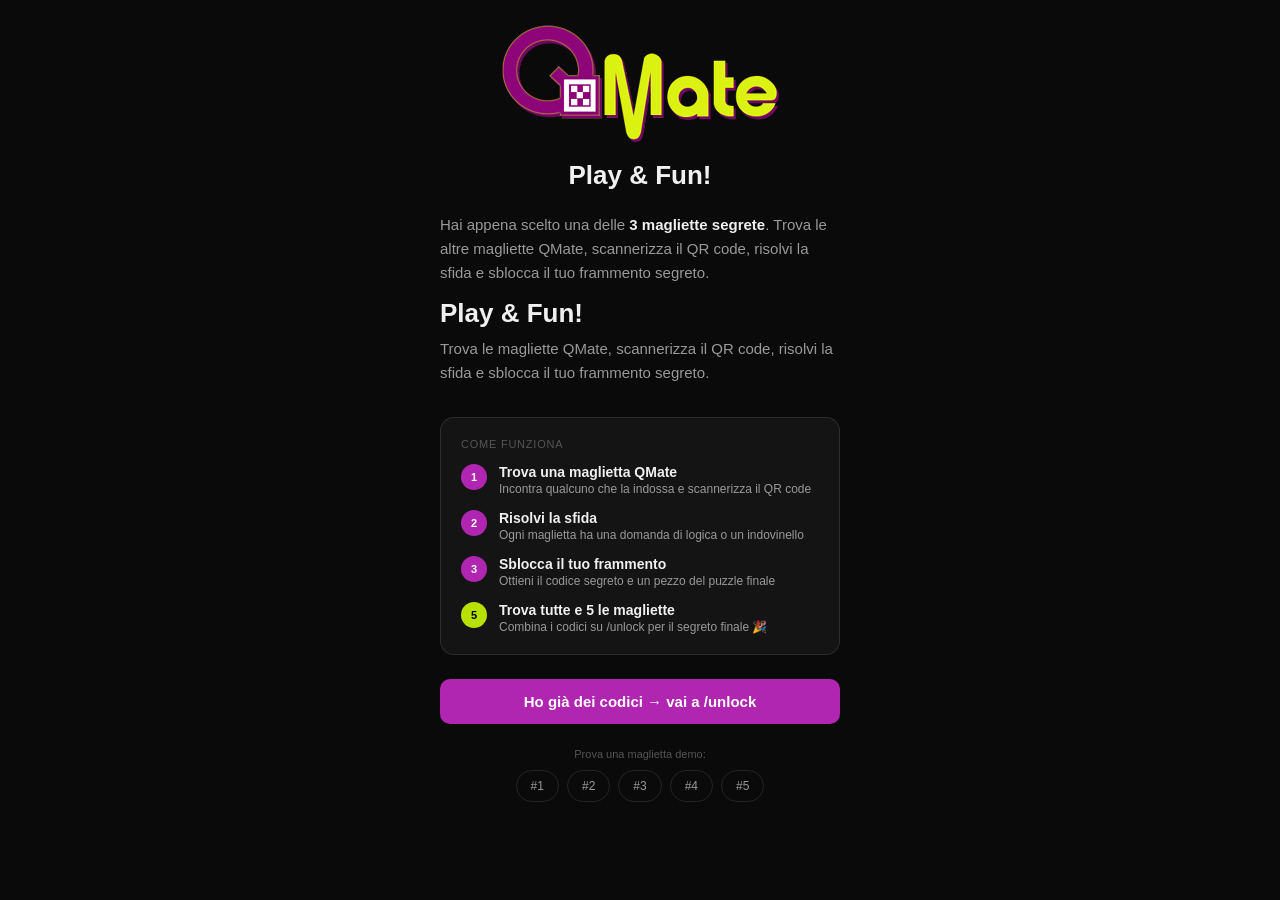
<file: index.html>
<!DOCTYPE html>
<html lang="it">
<head>
  <meta charset="UTF-8">
  <meta name="viewport" content="width=device-width, initial-scale=1.0">
  <title>QMate — Play & Fun!</title>
  <link rel="stylesheet" href="assets/css/qmate.css">
</head>
<body>
<div class="page">

  <div class="header">
  <img src="assets/img/qmate-logo.png" width="280px" style="margin: 0 auto;"/>
  </div>

  <h1 style="font-size:26px; font-weight:700; margin-bottom:22px; line-height:1.2; text-align:center">
    Play &amp; Fun!
  </h1>
  <p style="font-size:15px; color:var(--text2); line-height:1.6; margin-bottom:0.8rem;">
    Hai appena scelto una delle <strong style="color:var(--text)">3 magliette segrete</strong>. Trova le altre magliette QMate, scannerizza il QR code, risolvi la sfida e sblocca il tuo frammento segreto.
  </p>

  <!-- VERSIONE CON PARAMETRO ?t=N (da QR code maglietta) -->
  <div id="view-tshirt" style="display:none;">
    <div class="badge-row">
      <span class="badge badge-num" id="tshirt-badge">Maglietta #?</span>
      <span class="badge badge-type">hai trovato una maglietta!</span>
    </div>

    <!-- <h1 style="font-size:22px; font-weight:700; margin-bottom:10px; line-height:1.3;">
      Benvenuto/a in QMate!
    </h1>
    <p style="font-size:15px; color:var(--text2); line-height:1.7; margin-bottom:1.75rem;">
      Hai appena trovato una delle <strong style="color:var(--text)">5 magliette segrete</strong>. Rispondi alla sfida, sblocca il tuo frammento di codice e il codice segreto. Poi vai su <span style="color:var(--purple)">qmate.fun/unlock</span> con tutti e 5 i codici per scoprire il segreto finale!
    </p> -->

    <div style="background:var(--bg2); border:0.5px solid var(--border); border-radius:var(--radius-lg); padding:1.25rem; margin-bottom:1.5rem;">
      <div style="font-size:11px; color:var(--text3); text-transform:uppercase; letter-spacing:0.07em; margin-bottom:14px;">Come funziona</div>
      <div style="display:flex; flex-direction:column; gap:14px;">
        <div style="display:flex; align-items:flex-start; gap:12px;">
          <div style="width:26px; height:26px; border-radius:50%; background:var(--purple); display:flex; align-items:center; justify-content:center; color:#fff; font-size:11px; font-weight:700; flex-shrink:0;">1</div>
          <div>
            <div style="font-size:14px; font-weight:600;">Risolvi la sfida</div>
            <div style="font-size:12px; color:var(--text2); margin-top:2px;">Una domanda di logica o di coding facile — puoi farcela!</div>
          </div>
        </div>
        <div style="display:flex; align-items:flex-start; gap:12px;">
          <div style="width:26px; height:26px; border-radius:50%; background:var(--purple); display:flex; align-items:center; justify-content:center; color:#fff; font-size:11px; font-weight:700; flex-shrink:0;">2</div>
          <div>
            <div style="font-size:14px; font-weight:600;">Ottieni il codice segreto</div>
            <div style="font-size:12px; color:var(--text2); margin-top:2px;">Se rispondi giusto sblocchi il codice e un pezzo del puzzle</div>
          </div>
        </div>
        <div style="display:flex; align-items:flex-start; gap:12px;">
          <div style="width:26px; height:26px; border-radius:50%; background:var(--lime); display:flex; align-items:center; justify-content:center; color:#000; font-size:11px; font-weight:700; flex-shrink:0;">5</div>
          <div>
            <div style="font-size:14px; font-weight:600;">Trova tutte e 5 le magliette</div>
            <div style="font-size:12px; color:var(--text2); margin-top:2px;">Inserisci tutti i codici su /unlock per il segreto finale 🎉</div>
          </div>
        </div>
      </div>
    </div>

    <button class="btn" id="start-btn" onclick="startGame()">Iniziamo! →</button>

    <div style="text-align:center; font-size:12px; color:var(--text3); margin-top:10px;">
      Hai già dei codici?
      <a href="unlock/index.html" style="color:var(--purple);">Vai a /unlock</a>
    </div>
  </div>

  <!-- VERSIONE HOMEPAGE NORMALE (senza parametro) -->
  <div id="view-home" style="display:none;">
    <h1 style="font-size:26px; font-weight:700; margin-bottom:8px; line-height:1.2;">
      Play &amp; Fun!
    </h1>
    <p style="font-size:15px; color:var(--text2); line-height:1.6; margin-bottom:2rem;">
      Trova le magliette QMate, scannerizza il QR code, risolvi la sfida e sblocca il tuo frammento segreto.
    </p>

    <div style="background:var(--bg2); border:0.5px solid var(--border); border-radius:var(--radius-lg); padding:1.25rem; margin-bottom:1.5rem;">
      <div style="font-size:11px; color:var(--text3); text-transform:uppercase; letter-spacing:0.07em; margin-bottom:14px;">Come funziona</div>
      <div style="display:flex; flex-direction:column; gap:14px;">
        <div style="display:flex; align-items:flex-start; gap:12px;">
          <div style="width:26px; height:26px; border-radius:50%; background:var(--purple); display:flex; align-items:center; justify-content:center; color:#fff; font-size:11px; font-weight:700; flex-shrink:0;">1</div>
          <div>
            <div style="font-size:14px; font-weight:600;">Trova una maglietta QMate</div>
            <div style="font-size:12px; color:var(--text2); margin-top:2px;">Incontra qualcuno che la indossa e scannerizza il QR code</div>
          </div>
        </div>
        <div style="display:flex; align-items:flex-start; gap:12px;">
          <div style="width:26px; height:26px; border-radius:50%; background:var(--purple); display:flex; align-items:center; justify-content:center; color:#fff; font-size:11px; font-weight:700; flex-shrink:0;">2</div>
          <div>
            <div style="font-size:14px; font-weight:600;">Risolvi la sfida</div>
            <div style="font-size:12px; color:var(--text2); margin-top:2px;">Ogni maglietta ha una domanda di logica o un indovinello</div>
          </div>
        </div>
        <div style="display:flex; align-items:flex-start; gap:12px;">
          <div style="width:26px; height:26px; border-radius:50%; background:var(--purple); display:flex; align-items:center; justify-content:center; color:#fff; font-size:11px; font-weight:700; flex-shrink:0;">3</div>
          <div>
            <div style="font-size:14px; font-weight:600;">Sblocca il tuo frammento</div>
            <div style="font-size:12px; color:var(--text2); margin-top:2px;">Ottieni il codice segreto e un pezzo del puzzle finale</div>
          </div>
        </div>
        <div style="display:flex; align-items:flex-start; gap:12px;">
          <div style="width:26px; height:26px; border-radius:50%; background:var(--lime); display:flex; align-items:center; justify-content:center; color:#000; font-size:11px; font-weight:700; flex-shrink:0;">5</div>
          <div>
            <div style="font-size:14px; font-weight:600;">Trova tutte e 5 le magliette</div>
            <div style="font-size:12px; color:var(--text2); margin-top:2px;">Combina i codici su /unlock per il segreto finale 🎉</div>
          </div>
        </div>
      </div>
    </div>

    <a href="unlock/index.html" class="btn" style="display:block; text-align:center; text-decoration:none; padding:14px;">
      Ho già dei codici → vai a /unlock
    </a>

    <div style="text-align:center; margin-top:1.5rem;">
      <div style="font-size:11px; color:var(--text3); margin-bottom:10px;">Prova una maglietta demo:</div>
      <div style="display:flex; justify-content:center; gap:8px; flex-wrap:wrap;">
        <a href="?t=1" style="padding:8px 14px; border:0.5px solid var(--border); border-radius:20px; font-size:12px; color:var(--text2); text-decoration:none;">#1</a>
        <a href="?t=2" style="padding:8px 14px; border:0.5px solid var(--border); border-radius:20px; font-size:12px; color:var(--text2); text-decoration:none;">#2</a>
        <a href="?t=3" style="padding:8px 14px; border:0.5px solid var(--border); border-radius:20px; font-size:12px; color:var(--text2); text-decoration:none;">#3</a>
        <a href="?t=4" style="padding:8px 14px; border:0.5px solid var(--border); border-radius:20px; font-size:12px; color:var(--text2); text-decoration:none;">#4</a>
        <a href="?t=5" style="padding:8px 14px; border:0.5px solid var(--border); border-radius:20px; font-size:12px; color:var(--text2); text-decoration:none;">#5</a>
      </div>
    </div>
  </div>

</div>

<script>
  const params = new URLSearchParams(window.location.search);
  const t = parseInt(params.get('t'));

  if (t >= 1 && t <= 5) {
    // Arrivato da QR code maglietta
    document.getElementById('view-tshirt').style.display = 'block';
    document.getElementById('tshirt-badge').textContent = 'Maglietta #' + t + ' / 5';
  } else {
    // Homepage normale
    document.getElementById('view-home').style.display = 'block';
  }

  function startGame() {
    window.location.href = 't/' + t + '.html';
  }
</script>
</body>
</html>
</file>
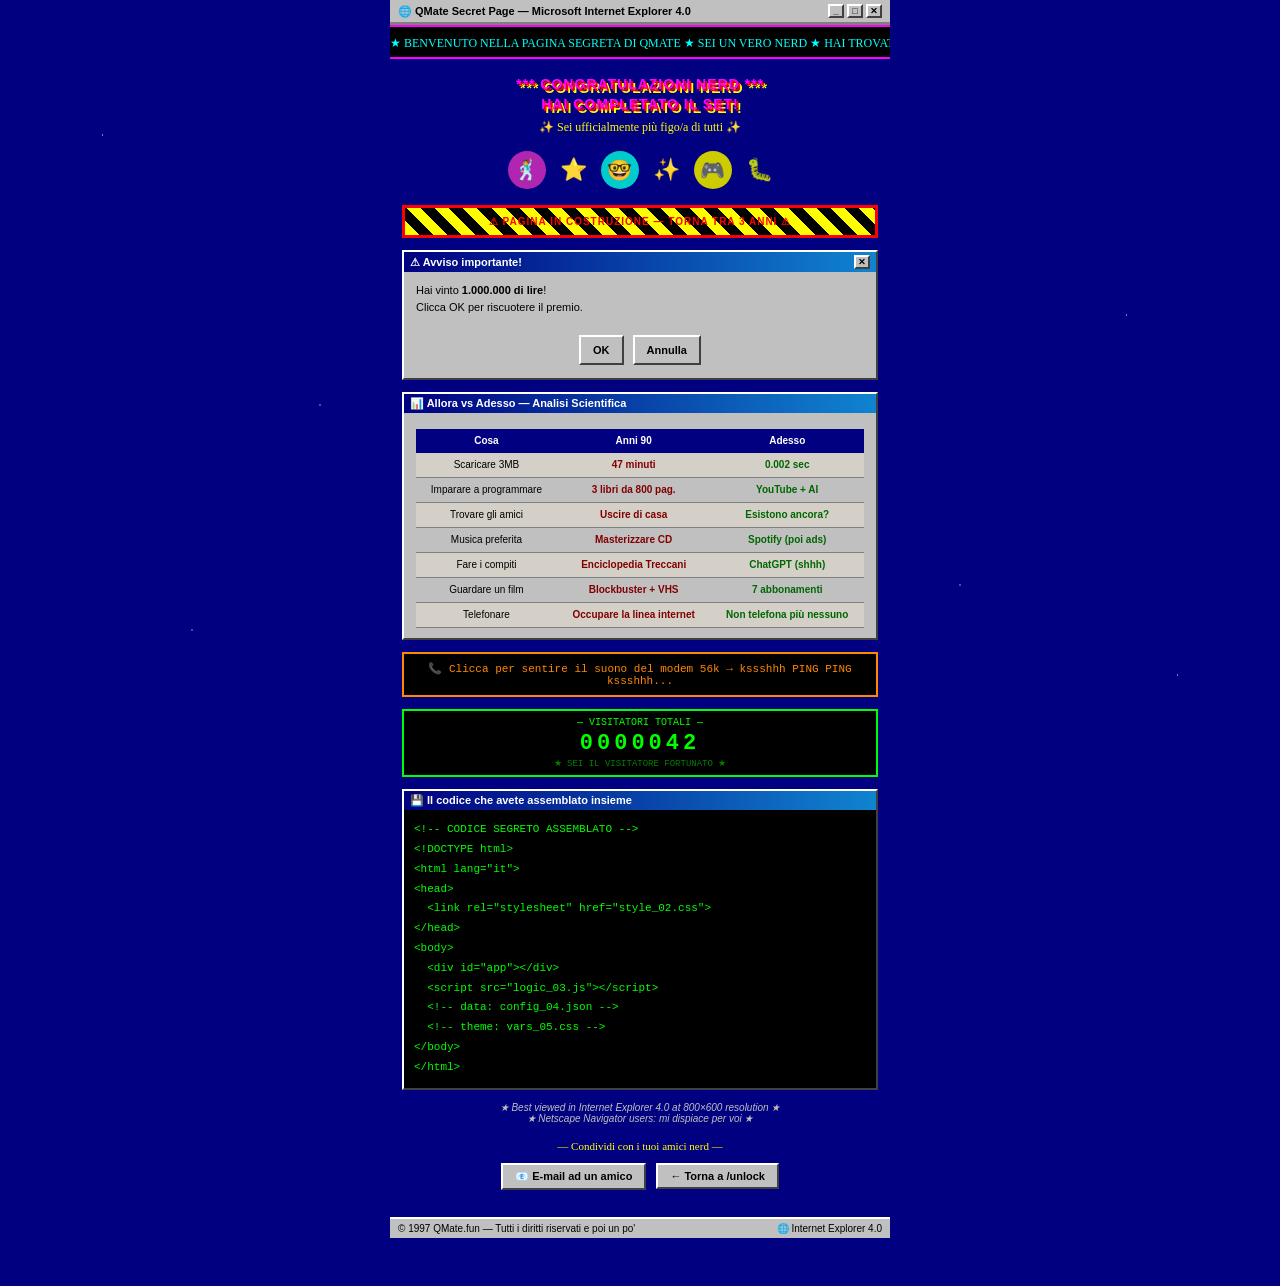
<file: secret/index.html>
<!DOCTYPE html>
<html lang="it">
<head>
  <meta charset="UTF-8">
  <meta name="viewport" content="width=device-width, initial-scale=1.0">
  <title>QMate — PAGINA SEGRETA ★</title>
  <style>
    * { box-sizing: border-box; margin: 0; padding: 0; }
    body {
      background: #000080;
      color: #ffff00;
      font-family: 'Comic Sans MS', 'Chalkboard SE', cursive;
      min-height: 100vh;
    }
    .stars {
      position: fixed; top: 0; left: 0; width: 100%; height: 100%;
      background-image:
        radial-gradient(1px 1px at 8% 15%, #fff 0%, transparent 100%),
        radial-gradient(1px 1px at 25% 45%, #fff 0%, transparent 100%),
        radial-gradient(1px 1px at 55% 10%, #fff 0%, transparent 100%),
        radial-gradient(1px 1px at 75% 65%, #fff 0%, transparent 100%),
        radial-gradient(1px 1px at 45% 80%, #fff 0%, transparent 100%),
        radial-gradient(1px 1px at 88% 35%, #fff 0%, transparent 100%),
        radial-gradient(1px 1px at 15% 70%, #fff 0%, transparent 100%),
        radial-gradient(1px 1px at 65% 30%, #fff 0%, transparent 100%),
        radial-gradient(1px 1px at 92% 75%, #fff 0%, transparent 100%),
        radial-gradient(1px 1px at 35% 25%, #fff 0%, transparent 100%);
      pointer-events: none; z-index: 0;
    }
    .wrap { position: relative; z-index: 1; max-width: 500px; margin: 0 auto; padding: 0 0 3rem; }

    /* Top bar Windows 95 */
    .topbar {
      background: #c0c0c0;
      border-bottom: 3px solid #808080;
      padding: 4px 8px;
      display: flex; align-items: center; justify-content: space-between;
      font-family: Arial, sans-serif; font-size: 11px; color: #000;
    }
    .topbar-title { font-weight: bold; }
    .winbtns { display: flex; gap: 3px; }
    .wbtn {
      width: 16px; height: 14px; background: #c0c0c0;
      border-top: 2px solid #fff; border-left: 2px solid #fff;
      border-right: 2px solid #404040; border-bottom: 2px solid #404040;
      font-size: 9px; display: flex; align-items: center; justify-content: center;
      cursor: pointer; color: #000; font-weight: bold;
    }

    /* Marquee */
    .marquee-bar {
      background: #000; border-top: 2px solid #ff00ff; border-bottom: 2px solid #ff00ff;
      padding: 6px 0; overflow: hidden; white-space: nowrap;
    }
    .marquee-inner {
      display: inline-block;
      animation: marquee 20s linear infinite;
      font-size: 12px; color: #00ffff;
    }
    @keyframes marquee { from { transform: translateX(100vw); } to { transform: translateX(-100%); } }

    .main { padding: 1rem 0.75rem; }

    /* Titolo lampeggiante */
    .blink-title {
      text-align: center; font-size: 14px;
      color: #ff00ff; font-family: Arial Black, sans-serif; font-weight: 900;
      text-shadow: 2px 2px #ff0000, 4px 4px #ffff00;
      animation: blink 0.9s step-end infinite;
      margin-bottom: 6px; line-height: 1.4; letter-spacing: 1px;
    }
    @keyframes blink { 50% { opacity: 0; } }

    .rainbow {
      text-align: center; font-size: 12px; margin-bottom: 1rem;
      animation: rainbow 2s linear infinite;
    }
    @keyframes rainbow {
      0%{color:#ff0000} 16%{color:#ff8800} 33%{color:#ffff00}
      50%{color:#00ff00} 66%{color:#00ffff} 83%{color:#ff00ff} 100%{color:#ff0000}
    }

    /* Gif animate simulate */
    .gif-row {
      display: flex; justify-content: center; align-items: center;
      gap: 14px; margin-bottom: 1rem;
    }
    .dancer {
      width: 38px; height: 38px; border-radius: 50%;
      display: flex; align-items: center; justify-content: center; font-size: 20px;
      animation: dance 0.4s ease-in-out infinite alternate;
    }
    @keyframes dance {
      from { transform: translateY(0) rotate(-10deg); }
      to   { transform: translateY(-10px) rotate(10deg); }
    }
    .spin  { display: inline-block; font-size: 22px; animation: spin 1s linear infinite; }
    @keyframes spin { to { transform: rotate(360deg); } }
    .wobble { display: inline-block; font-size: 22px; animation: wobble 0.5s ease-in-out infinite alternate; }
    @keyframes wobble { from { transform: scaleX(1); } to { transform: scaleX(-1); } }

    /* Costruzione */
    .construction {
      text-align: center; padding: 8px;
      background: repeating-linear-gradient(45deg,#ffff00,#ffff00 10px,#000 10px,#000 20px);
      font-family: Arial Black, sans-serif; font-size: 10px; font-weight: 900;
      color: #ff0000; letter-spacing: 1px; margin-bottom: 0.75rem;
      border: 3px solid #ff0000;
    }

    /* Card Win95 */
    .win95 {
      background: #c0c0c0;
      border-top: 2px solid #fff; border-left: 2px solid #fff;
      border-right: 2px solid #404040; border-bottom: 2px solid #404040;
      margin-bottom: 0.75rem;
    }
    .win95-bar {
      background: linear-gradient(90deg, #000080, #1084d0);
      padding: 3px 6px; display: flex; align-items: center; justify-content: space-between;
      color: #fff; font-size: 11px; font-weight: bold; font-family: Arial, sans-serif;
    }
    .win95-body { padding: 10px 12px; font-size: 11px; color: #000; line-height: 1.6; font-family: Arial, sans-serif; }

    /* Tabella confronto */
    .vstable { width: 100%; border-collapse: collapse; font-size: 10px; margin-top: 6px; font-family: Arial, sans-serif; }
    .vstable th { background: #000080; color: #fff; padding: 4px 6px; text-align: center; }
    .vstable td { padding: 4px 6px; border-bottom: 1px solid #808080; text-align: center; }
    .vstable tr:nth-child(even) { background: #d4d0c8; }
    .old { color: #800000; font-weight: bold; }
    .new { color: #006600; font-weight: bold; }

    /* Popup */
    .popup {
      background: #c0c0c0;
      border-top: 2px solid #fff; border-left: 2px solid #fff;
      border-right: 2px solid #404040; border-bottom: 2px solid #404040;
      margin-bottom: 0.75rem; display: none;
      font-family: Arial, sans-serif;
    }
    .popup.show { display: block; animation: popin 0.2s ease; }
    @keyframes popin { from { transform: scale(0.8); opacity: 0; } to { transform: scale(1); opacity: 1; } }
    .popup-bar {
      background: linear-gradient(90deg, #000080, #1084d0);
      padding: 3px 6px; color: #fff; font-size: 11px; font-weight: bold;
      display: flex; justify-content: space-between; align-items: center;
    }
    .popup-body { padding: 10px 12px; color: #000; line-height: 1.5; font-size: 11px; }

    /* Contatore */
    .counter {
      background: #000; border: 2px solid #00ff00;
      padding: 6px 12px; text-align: center; margin-bottom: 0.75rem;
      font-family: 'Courier New', monospace;
    }
    .counter-lbl { font-size: 10px; color: #00ff00; margin-bottom: 3px; }
    .counter-num { font-size: 22px; font-weight: bold; color: #00ff00; letter-spacing: 4px; }
    .counter-sub { font-size: 9px; color: #008000; margin-top: 2px; }

    /* Modem */
    .modem {
      background: #000; border: 2px solid #ff8800;
      padding: 8px 12px; text-align: center; font-family: 'Courier New', monospace;
      font-size: 11px; color: #ff8800; margin-bottom: 0.75rem; cursor: pointer;
    }
    .modem:hover { background: #1a0a00; }

    /* Codice assemblato */
    .code-final {
      background: #000; padding: 10px; font-family: 'Courier New', monospace;
      font-size: 11px; color: #00ff00; line-height: 1.8;
    }

    /* Bottoni Win95 */
    .w95btn {
      display: inline-block; background: #c0c0c0;
      border-top: 2px solid #fff; border-left: 2px solid #fff;
      border-right: 2px solid #404040; border-bottom: 2px solid #404040;
      padding: 5px 12px; font-family: Arial, sans-serif; font-size: 11px;
      font-weight: bold; cursor: pointer; color: #000; margin: 3px;
    }
    .w95btn:active {
      border-top: 2px solid #404040; border-left: 2px solid #404040;
      border-right: 2px solid #fff; border-bottom: 2px solid #fff;
    }

    /* Footer */
    .footer {
      background: #c0c0c0; border-top: 2px solid #fff;
      padding: 4px 8px; font-family: Arial, sans-serif; font-size: 10px;
      color: #000; display: flex; justify-content: space-between;
    }
    .ie-note { text-align: center; font-size: 10px; color: #c0c0c0; font-family: Arial, sans-serif; font-style: italic; margin-bottom: 0.5rem; }
  </style>
</head>
<body>

<div class="stars"></div>
<div class="wrap">

  <div class="topbar">
    <span class="topbar-title">🌐 QMate Secret Page — Microsoft Internet Explorer 4.0</span>
    <div class="winbtns">
      <div class="wbtn">_</div>
      <div class="wbtn">□</div>
      <div class="wbtn">✕</div>
    </div>
  </div>

  <div class="marquee-bar">
    <span class="marquee-inner">
      ★ BENVENUTO NELLA PAGINA SEGRETA DI QMATE ★ SEI UN VERO NERD ★ HAI TROVATO TUTTE E 5 LE MAGLIETTE ★ NEL 1995 QUESTA PAGINA CI AVREBBE MESSO 47 MINUTI A CARICARSI ★ TU SEI SPECIALE ★ NON DIMENTICARLO ★ CONGRATULAZIONI ★
    </span>
  </div>

  <div class="main">

    <div class="blink-title">*** CONGRATULAZIONI NERD ***<br>HAI COMPLETATO IL SET!</div>
    <div class="rainbow">✨ Sei ufficialmente più figo/a di tutti ✨</div>

    <div class="gif-row">
      <div class="dancer" style="background:#b026b0;">🕺</div>
      <span class="spin">⭐</span>
      <div class="dancer" style="background:#00cccc; animation-delay:0.2s">🤓</div>
      <span class="spin" style="animation-duration:0.5s">✨</span>
      <div class="dancer" style="background:#cccc00; animation-delay:0.4s">🎮</div>
      <span class="wobble">🐛</span>
    </div>

    <div class="construction">⚠ PAGINA IN COSTRUZIONE — TORNA TRA 3 ANNI ⚠</div>

    <!-- POPUP 1 -->
    <div class="popup show" id="pop1">
      <div class="popup-bar">
        <span>⚠ Avviso importante!</span>
        <div class="wbtn" onclick="document.getElementById('pop1').classList.remove('show'); document.getElementById('pop2').classList.add('show')">✕</div>
      </div>
      <div class="popup-body">
        Hai vinto <b>1.000.000 di lire</b>!<br>
        Clicca OK per riscuotere il premio.<br><br>
        <div style="text-align:center">
          <span class="w95btn" onclick="document.getElementById('pop1').classList.remove('show'); document.getElementById('pop2').classList.add('show')">OK</span>
          <span class="w95btn" onclick="document.getElementById('pop1').classList.remove('show'); document.getElementById('pop2').classList.add('show')">Annulla</span>
        </div>
      </div>
    </div>

    <!-- POPUP 2 -->
    <div class="popup" id="pop2">
      <div class="popup-bar">
        <span>😂 Ahaha ci sei cascato/a!</span>
        <div class="wbtn" onclick="document.getElementById('pop2').classList.remove('show')">✕</div>
      </div>
      <div class="popup-body">
        Non esiste nessun premio in lire.<br>
        L'euro esiste dal 2002, svegliati! 😂<br><br>
        <div style="text-align:center">
          <span class="w95btn" onclick="document.getElementById('pop2').classList.remove('show')">OK vabbè</span>
        </div>
      </div>
    </div>

    <!-- TABELLA ALLORA VS ADESSO -->
    <div class="win95">
      <div class="win95-bar"><span>📊 Allora vs Adesso — Analisi Scientifica</span></div>
      <div class="win95-body">
        <table class="vstable">
          <tr><th>Cosa</th><th class="old">Anni 90</th><th class="new">Adesso</th></tr>
          <tr><td>Scaricare 3MB</td><td class="old">47 minuti</td><td class="new">0.002 sec</td></tr>
          <tr><td>Imparare a programmare</td><td class="old">3 libri da 800 pag.</td><td class="new">YouTube + AI</td></tr>
          <tr><td>Trovare gli amici</td><td class="old">Uscire di casa</td><td class="new">Esistono ancora?</td></tr>
          <tr><td>Musica preferita</td><td class="old">Masterizzare CD</td><td class="new">Spotify (poi ads)</td></tr>
          <tr><td>Fare i compiti</td><td class="old">Enciclopedia Treccani</td><td class="new">ChatGPT (shhh)</td></tr>
          <tr><td>Guardare un film</td><td class="old">Blockbuster + VHS</td><td class="new">7 abbonamenti</td></tr>
          <tr><td>Telefonare</td><td class="old">Occupare la linea internet</td><td class="new">Non telefona più nessuno</td></tr>
        </table>
      </div>
    </div>

    <!-- MODEM -->
    <div class="modem" onclick="playModem()" id="modem">
      📞 Clicca per sentire il suono del modem 56k → kssshhh PING PING kssshhh...
    </div>

    <!-- CONTATORE -->
    <div class="counter">
      <div class="counter-lbl">— VISITATORI TOTALI —</div>
      <div class="counter-num" id="counter">0000042</div>
      <div class="counter-sub">★ SEI IL VISITATORE FORTUNATO ★</div>
    </div>

    <!-- CODICE ASSEMBLATO -->
    <div class="win95">
      <div class="win95-bar"><span>💾 Il codice che avete assemblato insieme</span></div>
      <div class="code-final">
&lt;!-- CODICE SEGRETO ASSEMBLATO --&gt;<br>
&lt;!DOCTYPE html&gt;<br>
&lt;html lang="it"&gt;<br>
&lt;head&gt;<br>
&nbsp;&nbsp;&lt;link rel="stylesheet" href="style_02.css"&gt;<br>
&lt;/head&gt;<br>
&lt;body&gt;<br>
&nbsp;&nbsp;&lt;div id="app"&gt;&lt;/div&gt;<br>
&nbsp;&nbsp;&lt;script src="logic_03.js"&gt;&lt;/script&gt;<br>
&nbsp;&nbsp;&lt;!-- data: config_04.json --&gt;<br>
&nbsp;&nbsp;&lt;!-- theme: vars_05.css --&gt;<br>
&lt;/body&gt;<br>
&lt;/html&gt;
      </div>
    </div>

    <div class="ie-note">
      ★ Best viewed in Internet Explorer 4.0 at 800×600 resolution ★<br>
      ★ Netscape Navigator users: mi dispiace per voi ★
    </div>

    <div style="text-align:center; padding: 8px 0;">
      <div style="color:#ffff00; font-size:11px; margin-bottom:8px;">— Condividi con i tuoi amici nerd —</div>
      <span class="w95btn" onclick="sharePage()">📧 E-mail ad un amico</span>
      <a href="../unlock/index.html" class="w95btn" style="text-decoration:none; color:#000;">← Torna a /unlock</a>
    </div>

  </div>

  <div class="footer">
    <span>© 1997 QMate.fun — Tutti i diritti riservati e poi un po'</span>
    <span>🌐 Internet Explorer 4.0</span>
  </div>

</div>

<script>
  // Contatore finto
  let count = 42;
  setInterval(() => {
    count += Math.floor(Math.random() * 3);
    document.getElementById('counter').textContent = String(count).padStart(7, '0');
  }, 2000);

  // Suono modem simulato
  function playModem() {
    const btn = document.getElementById('modem');
    const sounds = [
      '📞 ksssHHHH... PING... ksssHHHH... PING PING...',
      '📞 ATDT... ksssHHHH... NO CARRIER',
      '📞 Connessione in corso... 14.4 kbps... 28.8 kbps...',
      '📞 ksssHHHH PING ksssHHHH PING PING... connesso! 56k ✓'
    ];
    let i = 0;
    const iv = setInterval(() => {
      btn.textContent = sounds[i % sounds.length];
      i++;
      if (i >= sounds.length) clearInterval(iv);
    }, 700);
  }

  // Condividi
  function sharePage() {
    if (navigator.share) {
      navigator.share({ title: 'QMate — Pagina Segreta!', url: window.location.href });
    } else {
      navigator.clipboard.writeText(window.location.href)
        .then(() => alert('Link copiato! Mandalo ai tuoi amici nerd 🤓'));
    }
  }
</script>
</body>
</html>
</file>
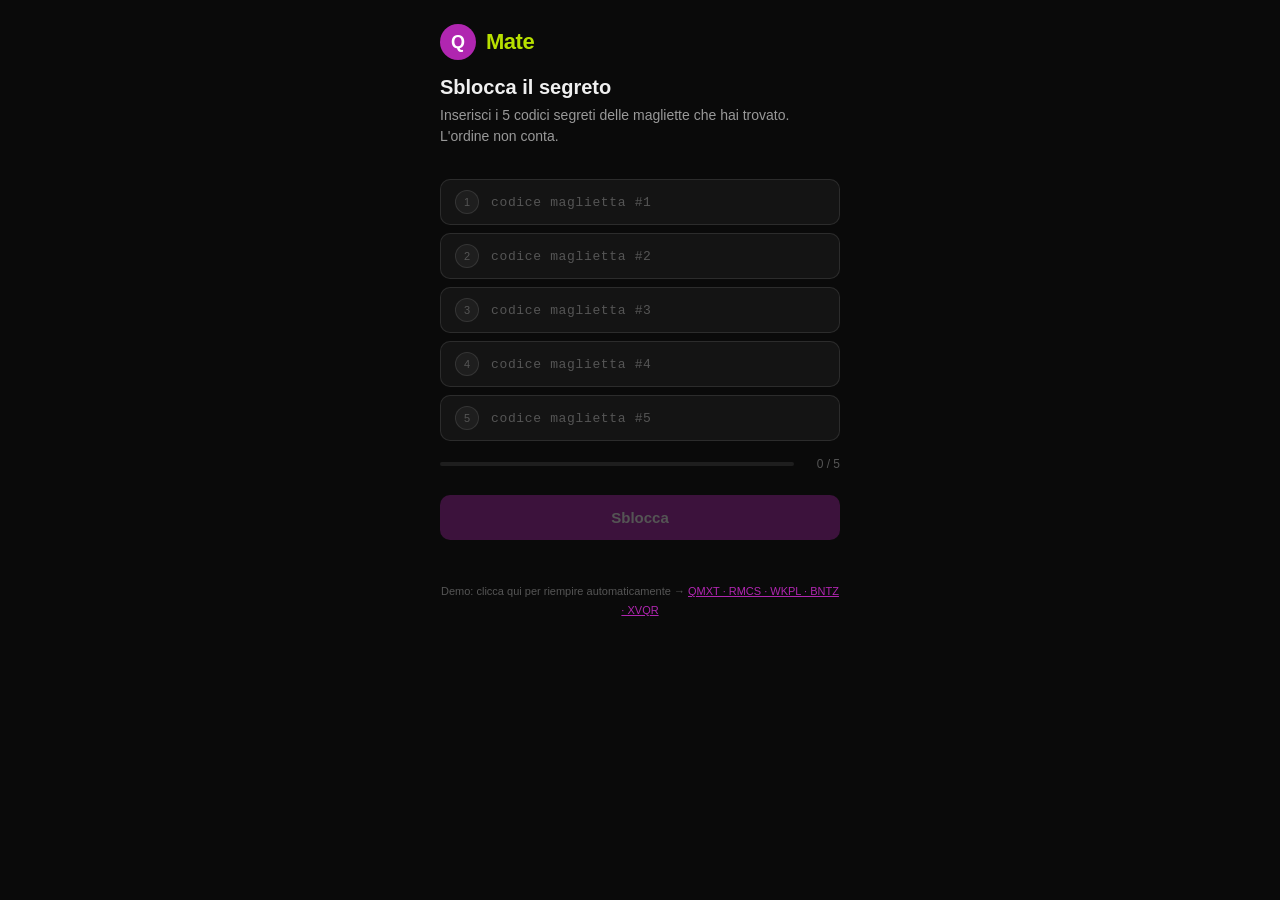
<file: unlock/index.html>
<!DOCTYPE html>
<html lang="it">
<head>
  <meta charset="UTF-8">
  <meta name="viewport" content="width=device-width, initial-scale=1.0">
  <title>QMate — Sblocca il segreto</title>
  <link rel="stylesheet" href="../assets/css/qmate.css">
</head>
<body>
<div class="page">

  <div class="header">
    <div class="logo-q">Q</div>
    <div class="logo-text">Mate</div>
  </div>

  <h1 style="font-size:20px; font-weight:600; margin-bottom:6px;">Sblocca il segreto</h1>
  <p style="font-size:14px; color:var(--text2); margin-bottom:2rem; line-height:1.5;">
    Inserisci i 5 codici segreti delle magliette che hai trovato. L'ordine non conta.
  </p>

  <div id="slots">
    <div class="slot" id="slot-1">
      <div class="slot-num">1</div>
      <input class="slot-input" maxlength="4" placeholder="codice maglietta #1" oninput="handleInput(this,1)" />
      <div class="slot-check">✓</div>
    </div>
    <div class="slot" id="slot-2">
      <div class="slot-num">2</div>
      <input class="slot-input" maxlength="4" placeholder="codice maglietta #2" oninput="handleInput(this,2)" />
      <div class="slot-check">✓</div>
    </div>
    <div class="slot" id="slot-3">
      <div class="slot-num">3</div>
      <input class="slot-input" maxlength="4" placeholder="codice maglietta #3" oninput="handleInput(this,3)" />
      <div class="slot-check">✓</div>
    </div>
    <div class="slot" id="slot-4">
      <div class="slot-num">4</div>
      <input class="slot-input" maxlength="4" placeholder="codice maglietta #4" oninput="handleInput(this,4)" />
      <div class="slot-check">✓</div>
    </div>
    <div class="slot" id="slot-5">
      <div class="slot-num">5</div>
      <input class="slot-input" maxlength="4" placeholder="codice maglietta #5" oninput="handleInput(this,5)" />
      <div class="slot-check">✓</div>
    </div>
  </div>

  <div class="prog-bar-row" style="margin-top:1rem;">
    <div class="prog-track"><div class="prog-fill" id="prog-fill"></div></div>
    <div class="prog-bar-lbl" id="prog-label">0 / 5</div>
  </div>

  <button class="btn" id="unlock-btn" disabled onclick="tryUnlock()">Sblocca</button>
  <div class="feedback" id="error-msg" style="text-align:center;"></div>

  <div style="font-size:11px; color:var(--text3); text-align:center; margin-top:1rem; line-height:1.7;">
    Demo: clicca qui per riempire automaticamente →
    <span onclick="fillDemo()" style="color:var(--purple); cursor:pointer; text-decoration:underline;">
      QMXT · RMCS · WKPL · BNTZ · XVQR
    </span>
  </div>

</div>

<script src="../assets/js/qmate.js"></script>
<script>
  const VALID = ['QMXT','RMCS','WKPL','BNTZ','XVQR'];
  const filled = {};

  // Pre-carica i codici salvati nel localStorage
  window.onload = () => {
    const saved = getSavedCodes();
    Object.entries(saved).forEach(([slot, code]) => {
      const n = parseInt(slot);
      const inputs = document.querySelectorAll('.slot-input');
      if (inputs[n-1]) {
        inputs[n-1].value = code;
        handleInput(inputs[n-1], n);
      }
    });
  };

  function handleInput(el, n) {
    const val = el.value.toUpperCase().replace(/[^A-Z]/g,'');
    el.value = val;
    const slot = document.getElementById('slot-'+n);
    slot.classList.remove('filled','error');
    if (val.length === 4) {
      slot.classList.add('filled');
      filled[n] = val;
    } else {
      delete filled[n];
    }
    updateProgress();
  }

  function updateProgress() {
    const count = Object.keys(filled).length;
    document.getElementById('prog-fill').style.width = (count/5*100)+'%';
    document.getElementById('prog-label').textContent = count+' / 5';
    document.getElementById('unlock-btn').disabled = count < 5;
    document.getElementById('error-msg').textContent = '';
    document.getElementById('error-msg').className = 'feedback';
  }

  function tryUnlock() {
    const vals = Object.values(filled);
    const allValid = VALID.every(v => vals.includes(v));

    if (allValid) {
      // Tutti i codici corretti → vai alla pagina segreta
      window.location.href = '../secret/index.html';
    } else {
      // Evidenzia quelli sbagliati
      Object.keys(filled).forEach(n => {
        if (!VALID.includes(filled[n])) {
          document.getElementById('slot-'+n).classList.add('error');
        }
      });
      document.getElementById('error-msg').textContent = 'Uno o più codici non sono corretti.';
      document.getElementById('error-msg').className = 'feedback ko';
    }
  }

  function fillDemo() {
    const inputs = document.querySelectorAll('.slot-input');
    VALID.forEach((v,i) => {
      inputs[i].value = v;
      handleInput(inputs[i], i+1);
    });
  }
</script>
</body>
</html>
</file>
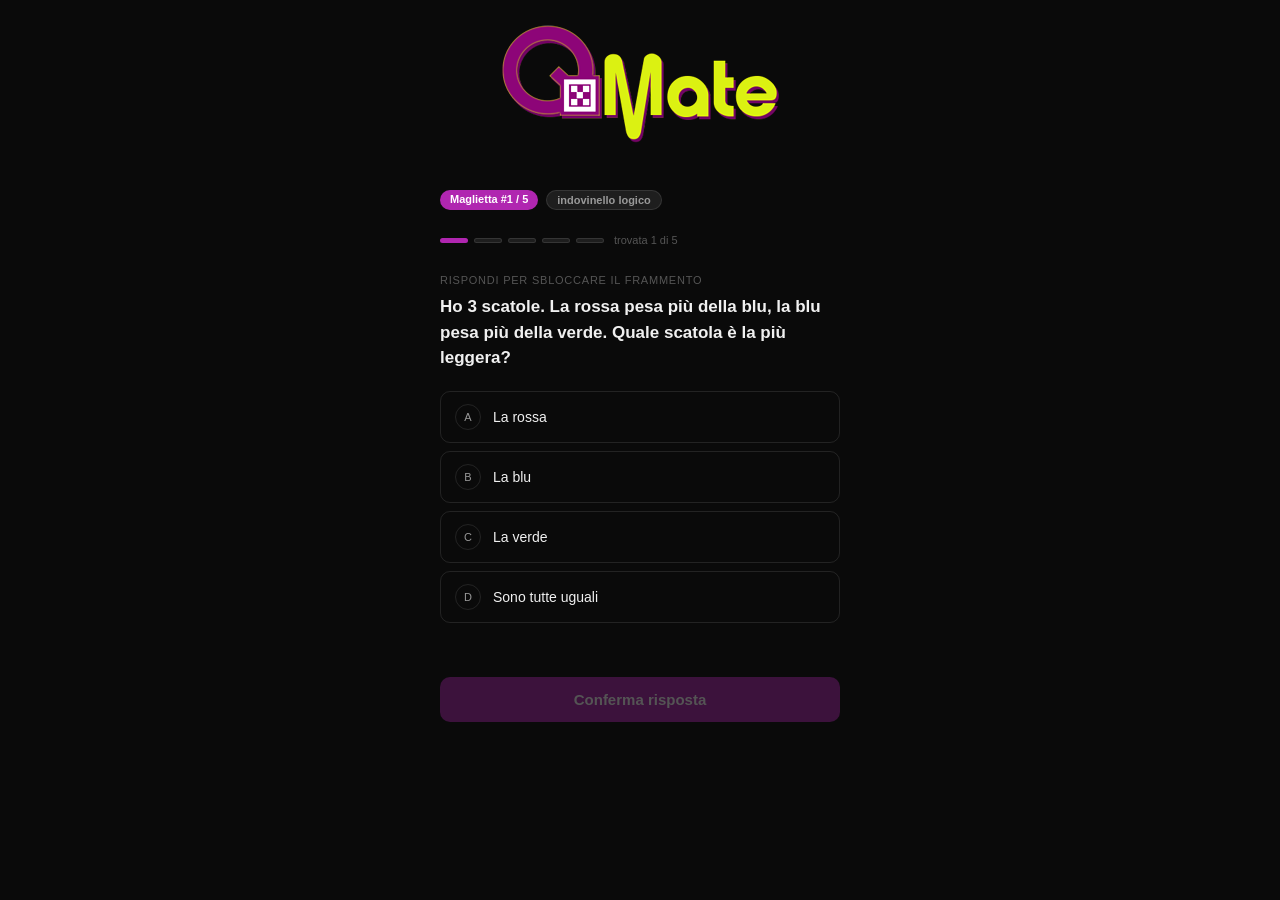
<file: t/1.html>
<!DOCTYPE html>
<html lang="it">
<head>
  <meta charset="UTF-8">
  <meta name="viewport" content="width=device-width, initial-scale=1.0">
  <title>QMate — Maglietta #1</title>
  <link rel="stylesheet" href="../assets/css/qmate.css">
</head>
<body>
<div class="page">
  <div class="header">
  <img src="../assets/img/qmate-logo.png" width="280px" style="margin: 0 auto 30px auto;"/>
  </div>

  <div class="badge-row">
    <span class="badge badge-num">Maglietta #1 / 5</span>
    <span class="badge badge-type">indovinello logico</span>
  </div>
  <div class="progress-row">
    <div class="prog-dot pd-active" id="pd1"></div>
    <div class="prog-dot pd-inactive" id="pd2"></div>
    <div class="prog-dot pd-inactive" id="pd3"></div>
    <div class="prog-dot pd-inactive" id="pd4"></div>
    <div class="prog-dot pd-inactive" id="pd5"></div>
    <span class="prog-lbl" id="prog-lbl">trovata 1 di 5</span>
  </div>

  <div class="screen active" id="screen-quiz">
    <div class="card-title">Rispondi per sbloccare il frammento</div>
    <p style="font-size:17px; font-weight:600; margin-bottom:1.25rem; line-height:1.5;">
      Ho 3 scatole. La rossa pesa più della blu, la blu pesa più della verde. Quale scatola è la più leggera?
    </p>
    <div class="options">
      <div class="option" id="opt-a" onclick="select('a')"><div class="option-letter">A</div><div class="option-text">La rossa</div></div>
      <div class="option" id="opt-b" onclick="select('b')"><div class="option-letter">B</div><div class="option-text">La blu</div></div>
      <div class="option" id="opt-c" onclick="select('c')"><div class="option-letter">C</div><div class="option-text">La verde</div></div>
      <div class="option" id="opt-d" onclick="select('d')"><div class="option-letter">D</div><div class="option-text">Sono tutte uguali</div></div>
    </div>
    <div class="feedback" id="feedback"></div>
    <button class="btn" id="confirm-btn" disabled onclick="confirm()">Conferma risposta</button>
  </div>

  <div class="screen" id="screen-reward">
    <div class="card" style="border-color: var(--purple);">
      <div class="reward-top">
        <div class="reward-icon">✓</div>
        <div><div class="reward-title">Risposta corretta!</div><div class="reward-sub">Hai sbloccato il frammento #1</div></div>
      </div>
      <div class="secret-box">
        <div><div class="secret-label">Codice segreto</div><div class="secret-value">QMXT</div></div>
        <button class="copy-btn" onclick="copyToClipboard('QMXT', this)">copia</button>
      </div>
      <div class="card-title">Frammento #1 — HTML</div>
      <div class="code-block" style="font-size:12px;"><span class="lang-badge">HTML</span><span class="cm">&lt;!-- fragment_01.html --&gt;</span>
<span class="tag">&lt;!DOCTYPE html&gt;</span>
<span class="tag">&lt;html</span> <span class="attr">lang</span>=<span class="str">"it"</span><span class="tag">&gt;</span>
<span class="tag">&lt;head&gt;</span>
  <span class="tag">&lt;link</span> <span class="attr">href</span>=<span class="str">"__STYLE_02__"</span><span class="tag">&gt;</span>
<span class="tag">&lt;/head&gt;</span>
<span class="tag">&lt;body&gt;</span>
  <span class="tag">&lt;div</span> <span class="attr">id</span>=<span class="str">"app"</span><span class="tag">&gt;&lt;/div&gt;</span>
  <span class="cm">&lt;!-- script: __JS_03__ --&gt;</span>
<span class="tag">&lt;/body&gt;</span>
<span class="tag">&lt;/html&gt;</span></div>
      <div style="font-size:13px; color:var(--text2); line-height:1.6;">Mancano ancora 4 frammenti. Trova le altre magliette!</div>
    </div>
    <a href="../unlock/index.html" class="btn" style="display:block; text-align:center; text-decoration:none; padding:14px;">Vai a /unlock →</a>
    <button class="btn-ghost" onclick="reset()">Riprova (demo)</button>
  </div>
</div>
<script src="../assets/js/qmate.js"></script>
<script>
  let chosen = null; const correct = 'c';
  window.onload = () => updateDots(Math.max(1, countSavedCodes()));
  function select(opt) {
    chosen = opt;
    ['a','b','c','d'].forEach(o => document.getElementById('opt-'+o).className = 'option');
    document.getElementById('opt-'+opt).classList.add('selected');
    document.getElementById('confirm-btn').disabled = false;
    document.getElementById('feedback').textContent = '';
  }
  function confirm() {
    if (!chosen) return;
    document.querySelectorAll('.option').forEach(o => o.onclick = null);
    if (chosen === correct) {
      document.getElementById('opt-'+chosen).className = 'option correct';
      document.getElementById('feedback').textContent = 'Esatto! Rossa > Blu > Verde, quindi la verde è la più leggera.';
      document.getElementById('feedback').className = 'feedback ok';
      document.getElementById('confirm-btn').disabled = true;
      saveCode(1, 'QMXT');
      setTimeout(() => { document.getElementById('screen-quiz').classList.remove('active'); document.getElementById('screen-reward').classList.add('active'); }, 900);
    } else {
      document.getElementById('opt-'+chosen).className = 'option wrong';
      document.getElementById('feedback').textContent = 'Non è corretto, riprova!';
      document.getElementById('feedback').className = 'feedback ko';
      setTimeout(() => {
        document.getElementById('opt-'+chosen).className = 'option';
        document.querySelectorAll('.option').forEach((o,i) => o.onclick = () => select(['a','b','c','d'][i]));
        chosen = null; document.getElementById('confirm-btn').disabled = true;
        document.getElementById('feedback').textContent = '';
      }, 1200);
    }
  }
  function reset() {
    chosen = null;
    ['a','b','c','d'].forEach(o => { document.getElementById('opt-'+o).className = 'option'; document.getElementById('opt-'+o).onclick = () => select(o); });
    document.getElementById('confirm-btn').disabled = true;
    document.getElementById('feedback').textContent = '';
    document.getElementById('screen-reward').classList.remove('active');
    document.getElementById('screen-quiz').classList.add('active');
  }
</script>
</body>
</html>
</file>
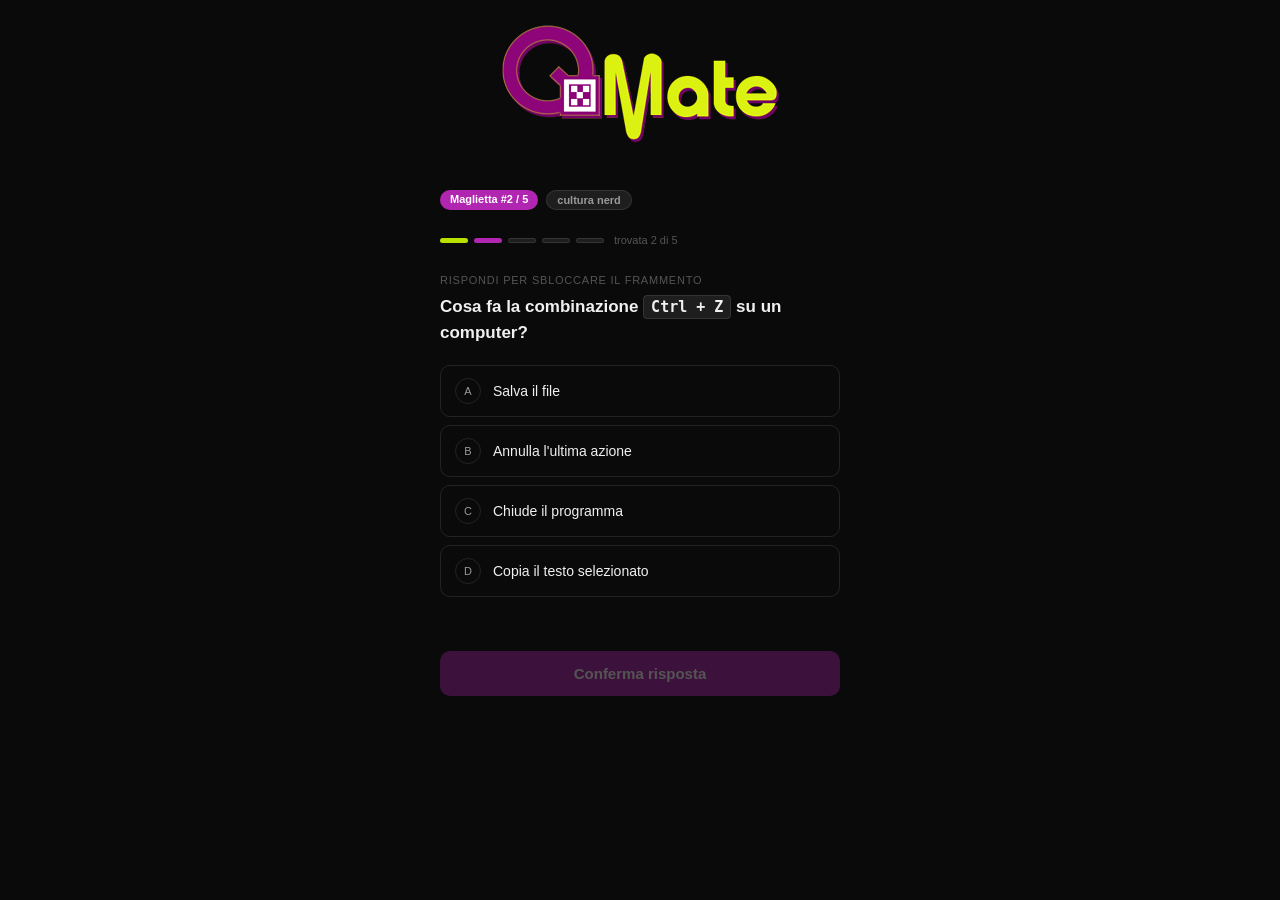
<file: t/2.html>
<!DOCTYPE html>
<html lang="it">
<head>
  <meta charset="UTF-8">
  <meta name="viewport" content="width=device-width, initial-scale=1.0">
  <title>QMate — Maglietta #2</title>
  <link rel="stylesheet" href="../assets/css/qmate.css">
</head>
<body>
<div class="page">
    <div class="header">
  <img src="../assets/img/qmate-logo.png" width="280px" style="margin: 0 auto 30px auto;"/>
  </div>
  <div class="badge-row">
    <span class="badge badge-num">Maglietta #2 / 5</span>
    <span class="badge badge-type">cultura nerd</span>
  </div>
  <div class="progress-row">
    <div class="prog-dot pd-inactive" id="pd1"></div>
    <div class="prog-dot pd-active" id="pd2"></div>
    <div class="prog-dot pd-inactive" id="pd3"></div>
    <div class="prog-dot pd-inactive" id="pd4"></div>
    <div class="prog-dot pd-inactive" id="pd5"></div>
    <span class="prog-lbl" id="prog-lbl">trovata 1 di 5</span>
  </div>

  <div class="screen active" id="screen-quiz">
    <div class="card-title">Rispondi per sbloccare il frammento</div>
    <p style="font-size:17px; font-weight:600; margin-bottom:1.25rem; line-height:1.5;">
      Cosa fa la combinazione <kbd style="background:var(--bg3); border:0.5px solid var(--border); border-radius:4px; padding:2px 7px; font-family:monospace; font-size:15px;">Ctrl + Z</kbd> su un computer?
    </p>
    <div class="options">
      <div class="option" id="opt-a" onclick="select('a')"><div class="option-letter">A</div><div class="option-text">Salva il file</div></div>
      <div class="option" id="opt-b" onclick="select('b')"><div class="option-letter">B</div><div class="option-text">Annulla l'ultima azione</div></div>
      <div class="option" id="opt-c" onclick="select('c')"><div class="option-letter">C</div><div class="option-text">Chiude il programma</div></div>
      <div class="option" id="opt-d" onclick="select('d')"><div class="option-letter">D</div><div class="option-text">Copia il testo selezionato</div></div>
    </div>
    <div class="feedback" id="feedback"></div>
    <button class="btn" id="confirm-btn" disabled onclick="confirm()">Conferma risposta</button>
  </div>

  <div class="screen" id="screen-reward">
    <div class="card" style="border-color: var(--purple);">
      <div class="reward-top">
        <div class="reward-icon">✓</div>
        <div><div class="reward-title">Risposta corretta!</div><div class="reward-sub">Hai sbloccato il frammento #2</div></div>
      </div>
      <div class="secret-box">
        <div><div class="secret-label">Codice segreto</div><div class="secret-value">RMCS</div></div>
        <button class="copy-btn" onclick="copyToClipboard('RMCS', this)">copia</button>
      </div>
      <div class="card-title">Frammento #2 — CSS</div>
      <div class="code-block" style="font-size:12px;"><span class="lang-badge">CSS</span><span class="cm">/* fragment_02.css */</span>
<span class="attr">:root</span> {
  <span class="kw">--color</span>: <span class="str">"__COLOR_05__"</span>;
  <span class="kw">--font</span>:  <span class="str">"__FONT_01__"</span>;
}
<span class="attr">#app</span> {
  <span class="kw">display</span>: <span class="str">flex</span>;
  <span class="kw">background</span>: <span class="str">var(--color)</span>;
  <span class="cm">/* animazione: __ANIM_03__ */</span>
}</div>
      <div style="font-size:13px; color:var(--text2); line-height:1.6;">Ottimo! 2 frammenti su 5. Continua!</div>
    </div>
    <a href="../unlock/index.html" class="btn" style="display:block; text-align:center; text-decoration:none; padding:14px;">Vai a /unlock →</a>
    <button class="btn-ghost" onclick="reset()">Riprova (demo)</button>
  </div>
</div>
<script src="../assets/js/qmate.js"></script>
<script>
  let chosen = null; const correct = 'b';
  window.onload = () => updateDots(Math.max(2, countSavedCodes()));
  function select(opt) {
    chosen = opt;
    ['a','b','c','d'].forEach(o => document.getElementById('opt-'+o).className = 'option');
    document.getElementById('opt-'+opt).classList.add('selected');
    document.getElementById('confirm-btn').disabled = false;
    document.getElementById('feedback').textContent = '';
  }
  function confirm() {
    if (!chosen) return;
    document.querySelectorAll('.option').forEach(o => o.onclick = null);
    if (chosen === correct) {
      document.getElementById('opt-'+chosen).className = 'option correct';
      document.getElementById('feedback').textContent = 'Esatto! Ctrl+Z annulla l\'ultima azione. Il tuo migliore amico quando sbagli!';
      document.getElementById('feedback').className = 'feedback ok';
      document.getElementById('confirm-btn').disabled = true;
      saveCode(2, 'RMCS');
      setTimeout(() => { document.getElementById('screen-quiz').classList.remove('active'); document.getElementById('screen-reward').classList.add('active'); }, 900);
    } else {
      document.getElementById('opt-'+chosen).className = 'option wrong';
      document.getElementById('feedback').textContent = 'Non è corretto, riprova!';
      document.getElementById('feedback').className = 'feedback ko';
      setTimeout(() => {
        document.getElementById('opt-'+chosen).className = 'option';
        document.querySelectorAll('.option').forEach((o,i) => o.onclick = () => select(['a','b','c','d'][i]));
        chosen = null; document.getElementById('confirm-btn').disabled = true;
        document.getElementById('feedback').textContent = '';
      }, 1200);
    }
  }
  function reset() {
    chosen = null;
    ['a','b','c','d'].forEach(o => { document.getElementById('opt-'+o).className = 'option'; document.getElementById('opt-'+o).onclick = () => select(o); });
    document.getElementById('confirm-btn').disabled = true;
    document.getElementById('feedback').textContent = '';
    document.getElementById('screen-reward').classList.remove('active');
    document.getElementById('screen-quiz').classList.add('active');
  }
</script>
</body>
</html>
</file>
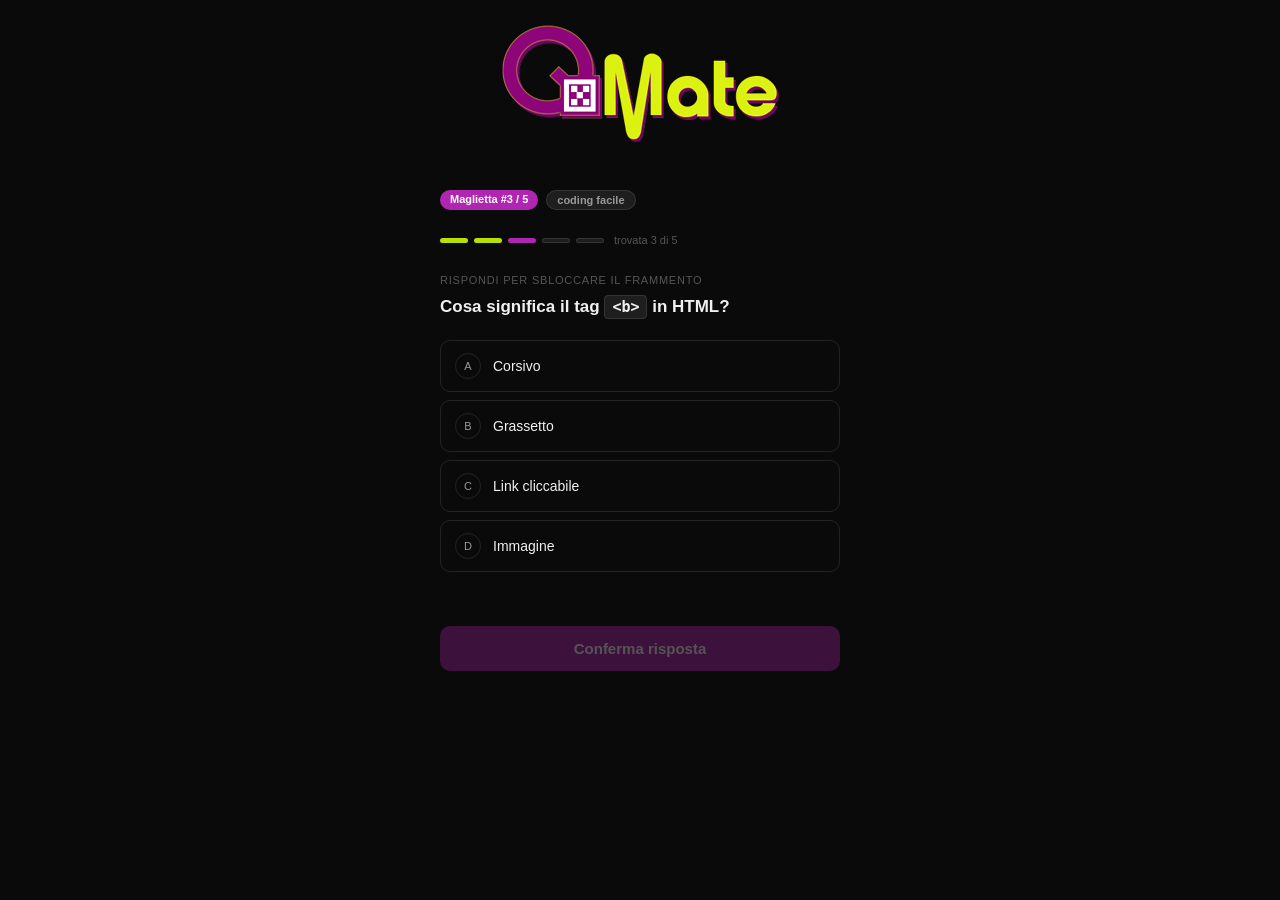
<file: t/3.html>
<!DOCTYPE html>
<html lang="it">
<head>
  <meta charset="UTF-8">
  <meta name="viewport" content="width=device-width, initial-scale=1.0">
  <title>QMate — Maglietta #3</title>
  <link rel="stylesheet" href="../assets/css/qmate.css">
</head>
<body>
<div class="page">
   <div class="header">
  <img src="../assets/img/qmate-logo.png" width="280px" style="margin: 0 auto 30px auto;"/>
  </div>
  <div class="badge-row">
    <span class="badge badge-num">Maglietta #3 / 5</span>
    <span class="badge badge-type">coding facile</span>
  </div>
  <div class="progress-row">
    <div class="prog-dot pd-inactive" id="pd1"></div>
    <div class="prog-dot pd-inactive" id="pd2"></div>
    <div class="prog-dot pd-active" id="pd3"></div>
    <div class="prog-dot pd-inactive" id="pd4"></div>
    <div class="prog-dot pd-inactive" id="pd5"></div>
    <span class="prog-lbl" id="prog-lbl">trovata 1 di 5</span>
  </div>

  <div class="screen active" id="screen-quiz">
    <div class="card-title">Rispondi per sbloccare il frammento</div>
    <p style="font-size:17px; font-weight:600; margin-bottom:1.25rem; line-height:1.5;">
      Cosa significa il tag <kbd style="background:var(--bg3); border:0.5px solid var(--border); border-radius:4px; padding:2px 7px; font-family:monospace; font-size:15px;">&lt;b&gt;</kbd> in HTML?
    </p>
    <div class="options">
      <div class="option" id="opt-a" onclick="select('a')"><div class="option-letter">A</div><div class="option-text">Corsivo</div></div>
      <div class="option" id="opt-b" onclick="select('b')"><div class="option-letter">B</div><div class="option-text">Grassetto</div></div>
      <div class="option" id="opt-c" onclick="select('c')"><div class="option-letter">C</div><div class="option-text">Link cliccabile</div></div>
      <div class="option" id="opt-d" onclick="select('d')"><div class="option-letter">D</div><div class="option-text">Immagine</div></div>
    </div>
    <div class="feedback" id="feedback"></div>
    <button class="btn" id="confirm-btn" disabled onclick="confirm()">Conferma risposta</button>
  </div>

  <div class="screen" id="screen-reward">
    <div class="card" style="border-color: var(--purple);">
      <div class="reward-top">
        <div class="reward-icon">✓</div>
        <div><div class="reward-title">Risposta corretta!</div><div class="reward-sub">Hai sbloccato il frammento #3</div></div>
      </div>
      <div class="secret-box">
        <div><div class="secret-label">Codice segreto</div><div class="secret-value">WKPL</div></div>
        <button class="copy-btn" onclick="copyToClipboard('WKPL', this)">copia</button>
      </div>
      <div class="card-title">Frammento #3 — JavaScript</div>
      <div class="code-block" style="font-size:12px;"><span class="lang-badge">JS</span><span class="cm">// fragment_03.js</span>
<span class="kw">function</span> <span class="str">initApp</span>(config) {
  <span class="kw">const</span> el = document.getElementById(<span class="str">'app'</span>);
  <span class="cm">// dati: __DATA_04__</span>
  el.innerHTML = __RENDER__(<span class="str">config</span>);
  <span class="cm">// tema: __THEME_05__</span>
}</div>
      <div style="font-size:13px; color:var(--text2); line-height:1.6;">Sei a metà! 3 frammenti su 5. Ancora due!</div>
    </div>
    <a href="../unlock/index.html" class="btn" style="display:block; text-align:center; text-decoration:none; padding:14px;">Vai a /unlock →</a>
    <button class="btn-ghost" onclick="reset()">Riprova (demo)</button>
  </div>
</div>
<script src="../assets/js/qmate.js"></script>
<script>
  let chosen = null; const correct = 'b';
  window.onload = () => updateDots(Math.max(3, countSavedCodes()));
  function select(opt) {
    chosen = opt;
    ['a','b','c','d'].forEach(o => document.getElementById('opt-'+o).className = 'option');
    document.getElementById('opt-'+opt).classList.add('selected');
    document.getElementById('confirm-btn').disabled = false;
    document.getElementById('feedback').textContent = '';
  }
  function confirm() {
    if (!chosen) return;
    document.querySelectorAll('.option').forEach(o => o.onclick = null);
    if (chosen === correct) {
      document.getElementById('opt-'+chosen).className = 'option correct';
      document.getElementById('feedback').textContent = 'Esatto! <b> sta per "bold", cioè grassetto. La B di Bold!';
      document.getElementById('feedback').className = 'feedback ok';
      document.getElementById('confirm-btn').disabled = true;
      saveCode(3, 'WKPL');
      setTimeout(() => { document.getElementById('screen-quiz').classList.remove('active'); document.getElementById('screen-reward').classList.add('active'); }, 900);
    } else {
      document.getElementById('opt-'+chosen).className = 'option wrong';
      document.getElementById('feedback').textContent = 'Non è corretto, riprova!';
      document.getElementById('feedback').className = 'feedback ko';
      setTimeout(() => {
        document.getElementById('opt-'+chosen).className = 'option';
        document.querySelectorAll('.option').forEach((o,i) => o.onclick = () => select(['a','b','c','d'][i]));
        chosen = null; document.getElementById('confirm-btn').disabled = true;
        document.getElementById('feedback').textContent = '';
      }, 1200);
    }
  }
  function reset() {
    chosen = null;
    ['a','b','c','d'].forEach(o => { document.getElementById('opt-'+o).className = 'option'; document.getElementById('opt-'+o).onclick = () => select(o); });
    document.getElementById('confirm-btn').disabled = true;
    document.getElementById('feedback').textContent = '';
    document.getElementById('screen-reward').classList.remove('active');
    document.getElementById('screen-quiz').classList.add('active');
  }
</script>
</body>
</html>
</file>
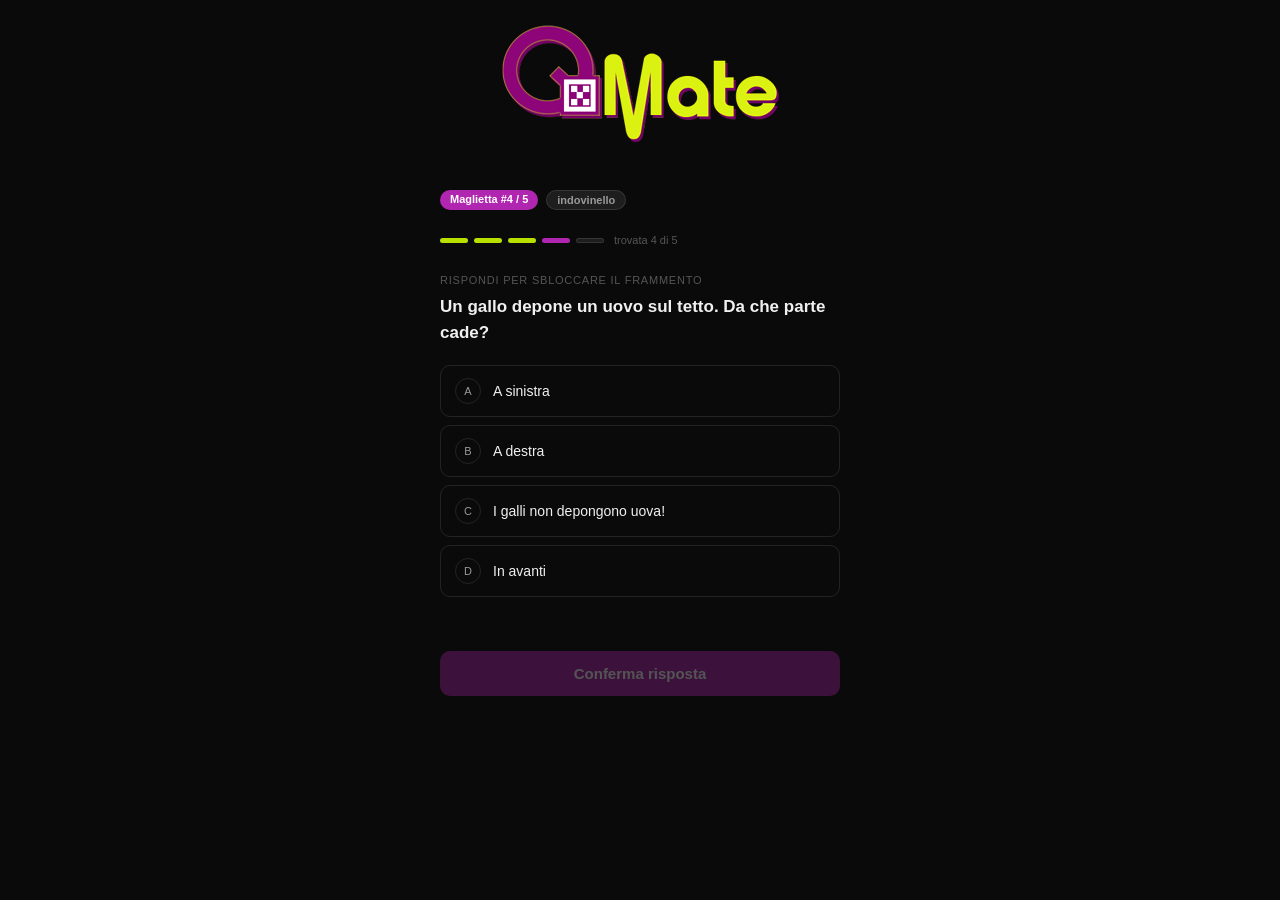
<file: t/4.html>
<!DOCTYPE html>
<html lang="it">
<head>
  <meta charset="UTF-8">
  <meta name="viewport" content="width=device-width, initial-scale=1.0">
  <title>QMate — Maglietta #4</title>
  <link rel="stylesheet" href="../assets/css/qmate.css">
</head>
<body>
<div class="page">
   <div class="header">
  <img src="../assets/img/qmate-logo.png" width="280px" style="margin: 0 auto 30px auto;"/>
  </div>
  <div class="badge-row">
    <span class="badge badge-num">Maglietta #4 / 5</span>
    <span class="badge badge-type">indovinello</span>
  </div>
  <div class="progress-row">
    <div class="prog-dot pd-inactive" id="pd1"></div>
    <div class="prog-dot pd-inactive" id="pd2"></div>
    <div class="prog-dot pd-inactive" id="pd3"></div>
    <div class="prog-dot pd-active" id="pd4"></div>
    <div class="prog-dot pd-inactive" id="pd5"></div>
    <span class="prog-lbl" id="prog-lbl">trovata 1 di 5</span>
  </div>

  <div class="screen active" id="screen-quiz">
    <div class="card-title">Rispondi per sbloccare il frammento</div>
    <p style="font-size:17px; font-weight:600; margin-bottom:1.25rem; line-height:1.5;">
      Un gallo depone un uovo sul tetto. Da che parte cade?
    </p>
    <div class="options">
      <div class="option" id="opt-a" onclick="select('a')"><div class="option-letter">A</div><div class="option-text">A sinistra</div></div>
      <div class="option" id="opt-b" onclick="select('b')"><div class="option-letter">B</div><div class="option-text">A destra</div></div>
      <div class="option" id="opt-c" onclick="select('c')"><div class="option-letter">C</div><div class="option-text">I galli non depongono uova!</div></div>
      <div class="option" id="opt-d" onclick="select('d')"><div class="option-letter">D</div><div class="option-text">In avanti</div></div>
    </div>
    <div class="feedback" id="feedback"></div>
    <button class="btn" id="confirm-btn" disabled onclick="confirm()">Conferma risposta</button>
  </div>

  <div class="screen" id="screen-reward">
    <div class="card" style="border-color: var(--purple);">
      <div class="reward-top">
        <div class="reward-icon">✓</div>
        <div><div class="reward-title">Risposta corretta!</div><div class="reward-sub">Hai sbloccato il frammento #4</div></div>
      </div>
      <div class="secret-box">
        <div><div class="secret-label">Codice segreto</div><div class="secret-value">BNTZ</div></div>
        <button class="copy-btn" onclick="copyToClipboard('BNTZ', this)">copia</button>
      </div>
      <div class="card-title">Frammento #4 — JSON</div>
      <div class="code-block" style="font-size:12px;"><span class="lang-badge">JSON</span>{
  <span class="kw">"config"</span>: {
    <span class="kw">"title"</span>: <span class="str">"__TITLE_01__"</span>,
    <span class="kw">"theme"</span>: <span class="str">"__THEME_05__"</span>,
    <span class="kw">"data"</span>: [<span class="str">"???"</span>]
  }
}</div>
      <div style="font-size:13px; color:var(--text2); line-height:1.6;">Quasi! Una sola maglietta ancora. Trovala!</div>
    </div>
    <a href="../unlock/index.html" class="btn" style="display:block; text-align:center; text-decoration:none; padding:14px;">Vai a /unlock →</a>
    <button class="btn-ghost" onclick="reset()">Riprova (demo)</button>
  </div>
</div>
<script src="../assets/js/qmate.js"></script>
<script>
  let chosen = null; const correct = 'c';
  window.onload = () => updateDots(Math.max(4, countSavedCodes()));
  function select(opt) {
    chosen = opt;
    ['a','b','c','d'].forEach(o => document.getElementById('opt-'+o).className = 'option');
    document.getElementById('opt-'+opt).classList.add('selected');
    document.getElementById('confirm-btn').disabled = false;
    document.getElementById('feedback').textContent = '';
  }
  function confirm() {
    if (!chosen) return;
    document.querySelectorAll('.option').forEach(o => o.onclick = null);
    if (chosen === correct) {
      document.getElementById('opt-'+chosen).className = 'option correct';
      document.getElementById('feedback').textContent = 'Esatto! I galli non depongono uova. Ci sei cascato/a? 😄';
      document.getElementById('feedback').className = 'feedback ok';
      document.getElementById('confirm-btn').disabled = true;
      saveCode(4, 'BNTZ');
      setTimeout(() => { document.getElementById('screen-quiz').classList.remove('active'); document.getElementById('screen-reward').classList.add('active'); }, 900);
    } else {
      document.getElementById('opt-'+chosen).className = 'option wrong';
      document.getElementById('feedback').textContent = 'Rileggi bene la domanda... 😏';
      document.getElementById('feedback').className = 'feedback ko';
      setTimeout(() => {
        document.getElementById('opt-'+chosen).className = 'option';
        document.querySelectorAll('.option').forEach((o,i) => o.onclick = () => select(['a','b','c','d'][i]));
        chosen = null; document.getElementById('confirm-btn').disabled = true;
        document.getElementById('feedback').textContent = '';
      }, 1200);
    }
  }
  function reset() {
    chosen = null;
    ['a','b','c','d'].forEach(o => { document.getElementById('opt-'+o).className = 'option'; document.getElementById('opt-'+o).onclick = () => select(o); });
    document.getElementById('confirm-btn').disabled = true;
    document.getElementById('feedback').textContent = '';
    document.getElementById('screen-reward').classList.remove('active');
    document.getElementById('screen-quiz').classList.add('active');
  }
</script>
</body>
</html>
</file>
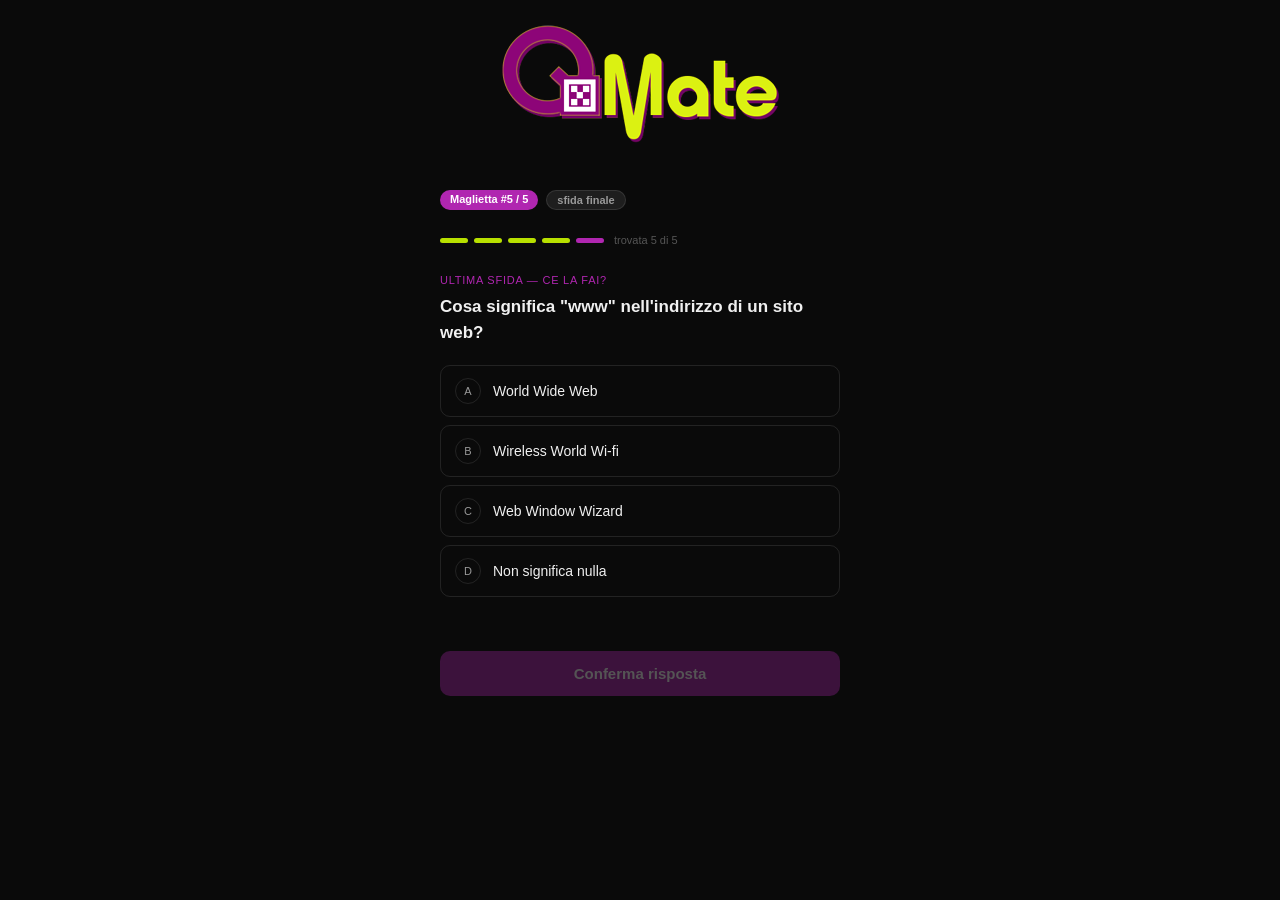
<file: t/5.html>
<!DOCTYPE html>
<html lang="it">
<head>
  <meta charset="UTF-8">
  <meta name="viewport" content="width=device-width, initial-scale=1.0">
  <title>QMate — Maglietta #5</title>
  <link rel="stylesheet" href="../assets/css/qmate.css">
</head>
<body>
<div class="page">
  <div class="header">
  <img src="../assets/img/qmate-logo.png" width="280px" style="margin: 0 auto 30px auto;"/>
  </div>
  <div class="badge-row">
    <span class="badge badge-num">Maglietta #5 / 5</span>
    <span class="badge badge-type">sfida finale</span>
  </div>
  <div class="progress-row">
    <div class="prog-dot pd-inactive" id="pd1"></div>
    <div class="prog-dot pd-inactive" id="pd2"></div>
    <div class="prog-dot pd-inactive" id="pd3"></div>
    <div class="prog-dot pd-inactive" id="pd4"></div>
    <div class="prog-dot pd-active" id="pd5"></div>
    <span class="prog-lbl" id="prog-lbl">trovata 1 di 5</span>
  </div>

  <div class="screen active" id="screen-quiz">
    <div class="card-title" style="color:var(--purple);">Ultima sfida — ce la fai?</div>
    <p style="font-size:17px; font-weight:600; margin-bottom:1.25rem; line-height:1.5;">
      Cosa significa "www" nell'indirizzo di un sito web?
    </p>
    <div class="options">
      <div class="option" id="opt-a" onclick="select('a')"><div class="option-letter">A</div><div class="option-text">World Wide Web</div></div>
      <div class="option" id="opt-b" onclick="select('b')"><div class="option-letter">B</div><div class="option-text">Wireless World Wi-fi</div></div>
      <div class="option" id="opt-c" onclick="select('c')"><div class="option-letter">C</div><div class="option-text">Web Window Wizard</div></div>
      <div class="option" id="opt-d" onclick="select('d')"><div class="option-letter">D</div><div class="option-text">Non significa nulla</div></div>
    </div>
    <div class="feedback" id="feedback"></div>
    <button class="btn" id="confirm-btn" disabled onclick="confirm()">Conferma risposta</button>
  </div>

  <div class="screen" id="screen-reward">
    <div class="card" style="border-color: var(--purple);">
      <div class="reward-top">
        <div class="reward-icon">★</div>
        <div><div class="reward-title">Hai completato il set!</div><div class="reward-sub">Frammento finale sbloccato 🎉</div></div>
      </div>
      <div class="secret-box">
        <div><div class="secret-label">Codice segreto</div><div class="secret-value">XVQR</div></div>
        <button class="copy-btn" onclick="copyToClipboard('XVQR', this)">copia</button>
      </div>
      <div class="card-title">Frammento #5 — CSS Variables</div>
      <div class="code-block" style="font-size:12px;"><span class="lang-badge">CSS</span><span class="cm">/* fragment_05.css — tema finale */</span>
<span class="attr">:root</span> {
  <span class="kw">--primary</span>: <span class="str">#b026b0</span>;
  <span class="kw">--accent</span>:  <span class="str">#b8e000</span>;
  <span class="kw">--bg</span>:      <span class="str">#0a0a0a</span>;
  <span class="kw">--secret</span>:  <span class="str">"90s_mode"</span>;
}</div>
      <div style="font-size:13px; color:var(--lime); font-weight:600; line-height:1.6; margin-top:8px;">
        Hai tutti e 5 i codici! Vai subito su /unlock per il segreto finale! 🚀
      </div>
    </div>
    <a href="../unlock/index.html" class="btn" style="display:block; text-align:center; text-decoration:none; padding:14px;">Sblocca il segreto finale →</a>
    <button class="btn-ghost" onclick="reset()">Riprova (demo)</button>
  </div>
</div>
<script src="../assets/js/qmate.js"></script>
<script>
  let chosen = null; const correct = 'a';
  window.onload = () => updateDots(5);
  function select(opt) {
    chosen = opt;
    ['a','b','c','d'].forEach(o => document.getElementById('opt-'+o).className = 'option');
    document.getElementById('opt-'+opt).classList.add('selected');
    document.getElementById('confirm-btn').disabled = false;
    document.getElementById('feedback').textContent = '';
  }
  function confirm() {
    if (!chosen) return;
    document.querySelectorAll('.option').forEach(o => o.onclick = null);
    if (chosen === correct) {
      document.getElementById('opt-'+chosen).className = 'option correct';
      document.getElementById('feedback').textContent = 'Esatto! WWW = World Wide Web. Inventato da Tim Berners-Lee nel 1989!';
      document.getElementById('feedback').className = 'feedback ok';
      document.getElementById('confirm-btn').disabled = true;
      saveCode(5, 'XVQR');
      setTimeout(() => { document.getElementById('screen-quiz').classList.remove('active'); document.getElementById('screen-reward').classList.add('active'); }, 900);
    } else {
      document.getElementById('opt-'+chosen).className = 'option wrong';
      document.getElementById('feedback').textContent = 'Non è corretto, riprova!';
      document.getElementById('feedback').className = 'feedback ko';
      setTimeout(() => {
        document.getElementById('opt-'+chosen).className = 'option';
        document.querySelectorAll('.option').forEach((o,i) => o.onclick = () => select(['a','b','c','d'][i]));
        chosen = null; document.getElementById('confirm-btn').disabled = true;
        document.getElementById('feedback').textContent = '';
      }, 1200);
    }
  }
  function reset() {
    chosen = null;
    ['a','b','c','d'].forEach(o => { document.getElementById('opt-'+o).className = 'option'; document.getElementById('opt-'+o).onclick = () => select(o); });
    document.getElementById('confirm-btn').disabled = true;
    document.getElementById('feedback').textContent = '';
    document.getElementById('screen-reward').classList.remove('active');
    document.getElementById('screen-quiz').classList.add('active');
  }
</script>
</body>
</html>
</file>
<file: assets/css/qmate.css>
/* QMate - Stile globale */
* { box-sizing: border-box; margin: 0; padding: 0; }

:root {
  --purple: #b026b0;
  --lime: #b8e000;
  --bg: #0a0a0a;
  --bg2: #141414;
  --bg3: #1e1e1e;
  --border: rgba(255,255,255,0.1);
  --text: #f0f0f0;
  --text2: #999;
  --text3: #555;
  --radius: 10px;
  --radius-lg: 14px;
}

body {
  background: var(--bg);
  color: var(--text);
  font-family: -apple-system, BlinkMacSystemFont, 'Segoe UI', sans-serif;
  min-height: 100vh;
  -webkit-font-smoothing: antialiased;
}

.page {
  max-width: 440px;
  margin: 0 auto;
  padding: 1.5rem 1.25rem 3rem;
}

/* Header */
.header {
  display: flex;
  align-items: center;
  gap: 10px;
  margin-bottom: 1rem;
}
.logo-q {
  width: 36px; height: 36px;
  border-radius: 50%;
  background: var(--purple);
  display: flex; align-items: center; justify-content: center;
  font-size: 18px; font-weight: 600; color: #fff;
}
.logo-text {
  font-size: 22px; font-weight: 600;
  color: var(--lime);
  letter-spacing: -0.5px;
}

/* Badges */
.badge-row { display: flex; gap: 8px; margin-bottom: 1.5rem; flex-wrap: wrap; }
.badge {
  font-size: 11px; padding: 3px 10px;
  border-radius: 20px; font-weight: 600;
}
.badge-num { background: var(--purple); color: #fff; }
.badge-type {
  background: var(--bg3); color: var(--text2);
  border: 0.5px solid var(--border);
}

/* Progress dots */
.progress-row {
  display: flex; gap: 6px;
  align-items: center; margin-bottom: 1.75rem;
}
.prog-dot { width: 28px; height: 5px; border-radius: 3px; }
.pd-active { background: var(--purple); }
.pd-done   { background: var(--lime); }
.pd-inactive { background: var(--bg3); border: 0.5px solid var(--border); }
.prog-lbl { font-size: 11px; color: var(--text3); margin-left: 4px; }

/* Cards */
.card {
  background: var(--bg2);
  border: 0.5px solid var(--border);
  border-radius: var(--radius-lg);
  padding: 1.25rem;
  margin-bottom: 1rem;
}
.card-title {
  font-size: 11px; color: var(--text3);
  text-transform: uppercase; letter-spacing: 0.07em;
  margin-bottom: 8px;
}

/* Code block */
.code-block {
  background: #0d0d0d;
  border: 0.5px solid var(--border);
  border-radius: var(--radius);
  padding: 1rem;
  font-family: 'Courier New', monospace;
  font-size: 13px; line-height: 1.8;
  overflow-x: auto; white-space: pre;
  margin-bottom: 1rem;
  position: relative;
}
.lang-badge {
  position: absolute; top: 8px; right: 10px;
  font-size: 10px; color: var(--text3);
  text-transform: uppercase; letter-spacing: 0.08em;
  font-family: sans-serif;
}
.kw  { color: var(--purple); }
.str { color: var(--lime); }
.num { color: var(--lime); }
.cm  { color: var(--text3); font-style: italic; }
.tag { color: var(--lime); }
.attr{ color: var(--purple); }

/* Buttons */
.btn {
  width: 100%; padding: 14px;
  background: var(--purple); color: #fff;
  border: none; border-radius: var(--radius);
  font-size: 15px; font-weight: 600;
  cursor: pointer; font-family: inherit;
  transition: opacity 0.2s;
  margin-bottom: 0.5rem;
}
.btn:disabled { opacity: 0.3; cursor: not-allowed; }
.btn:not(:disabled):hover { opacity: 0.85; }
.btn-ghost {
  width: 100%; padding: 12px;
  background: none; color: var(--text2);
  border: 0.5px solid var(--border);
  border-radius: var(--radius);
  font-size: 14px; cursor: pointer;
  font-family: inherit;
  transition: border-color 0.15s;
}
.btn-ghost:hover { border-color: rgba(255,255,255,0.3); }

/* Options (quiz) */
.options { display: flex; flex-direction: column; gap: 8px; margin-bottom: 1.25rem; }
.option {
  display: flex; align-items: center; gap: 12px;
  border: 0.5px solid var(--border);
  border-radius: var(--radius);
  padding: 12px 14px; cursor: pointer;
  transition: border-color 0.15s, background 0.15s;
}
.option:hover { border-color: rgba(255,255,255,0.25); background: var(--bg3); }
.option.selected { border-color: var(--purple); background: var(--bg3); }
.option.correct  { border-color: #3B6D11; background: #0d1a09; }
.option.wrong    { border-color: #A32D2D; background: #1a0909; }
.option-letter {
  width: 26px; height: 26px; border-radius: 50%;
  border: 0.5px solid var(--border);
  display: flex; align-items: center; justify-content: center;
  font-size: 11px; color: var(--text2); flex-shrink: 0;
}
.option.selected .option-letter { background: var(--purple); border-color: var(--purple); color: #fff; }
.option.correct  .option-letter { background: #3B6D11; border-color: #3B6D11; color: #fff; }
.option.wrong    .option-letter { background: #A32D2D; border-color: #A32D2D; color: #fff; }
.option-text { font-size: 14px; color: var(--text); }

/* Feedback */
.feedback { font-size: 13px; min-height: 18px; margin-bottom: 1rem; }
.feedback.ok { color: #639922; }
.feedback.ko { color: #E24B4A; }

/* Secret code reveal */
.secret-box {
  display: flex; align-items: center; gap: 12px;
  background: var(--bg3);
  border: 0.5px solid var(--purple);
  border-radius: var(--radius); padding: 12px 14px;
  margin-bottom: 1rem;
}
.secret-label { font-size: 11px; color: var(--text3); text-transform: uppercase; letter-spacing: 0.07em; }
.secret-value {
  font-size: 22px; letter-spacing: 0.35em;
  color: var(--purple); font-weight: 700;
  font-family: 'Courier New', monospace;
}
.copy-btn {
  margin-left: auto; font-size: 11px; color: var(--text3);
  background: none; border: 0.5px solid var(--border);
  border-radius: 5px; padding: 4px 9px; cursor: pointer;
  font-family: inherit;
}
.copy-btn:hover { color: var(--text); }

/* Animations */
@keyframes fadeIn {
  from { opacity: 0; transform: translateY(8px); }
  to   { opacity: 1; transform: translateY(0); }
}
.screen { display: none; }
.screen.active { display: block; animation: fadeIn 0.35s ease; }

/* Unlock page inputs */
.slot {
  display: flex; align-items: center; gap: 12px;
  background: var(--bg2); border: 0.5px solid var(--border);
  border-radius: var(--radius); padding: 10px 14px;
  transition: border-color 0.2s; margin-bottom: 8px;
}
.slot.filled { border-color: var(--purple); }
.slot.error  { border-color: #E24B4A; }
.slot-num {
  width: 24px; height: 24px; border-radius: 50%;
  background: var(--bg3); border: 0.5px solid var(--border);
  display: flex; align-items: center; justify-content: center;
  font-size: 11px; color: var(--text3); flex-shrink: 0;
}
.slot.filled .slot-num { background: var(--purple); border-color: var(--purple); color: #fff; }
.slot-input {
  flex: 1; background: none; border: none; outline: none;
  font-size: 16px; letter-spacing: 0.25em;
  font-family: 'Courier New', monospace; color: var(--text);
  text-transform: uppercase;
}
.slot-input::placeholder {
  color: var(--text3); letter-spacing: 0.05em;
  font-size: 13px; text-transform: none;
  font-family: inherit;
}
.slot-check { font-size: 14px; color: var(--purple); opacity: 0; transition: opacity 0.2s; }
.slot.filled .slot-check { opacity: 1; }

/* Progress bar (unlock) */
.prog-bar-row { display: flex; align-items: center; gap: 10px; margin-bottom: 1.5rem; }
.prog-track {
  flex: 1; height: 4px;
  background: var(--bg3); border-radius: 2px; overflow: hidden;
}
.prog-fill {
  height: 100%; background: var(--purple);
  border-radius: 2px; transition: width 0.4s ease; width: 0%;
}
.prog-bar-lbl { font-size: 12px; color: var(--text3); min-width: 36px; text-align: right; }

/* Reward */
.reward-top {
  display: flex; align-items: center; gap: 12px; margin-bottom: 1rem;
}
.reward-icon {
  width: 40px; height: 40px; border-radius: 50%;
  background: var(--purple);
  display: flex; align-items: center; justify-content: center;
  font-size: 18px; color: #fff; flex-shrink: 0;
}
.reward-title { font-size: 16px; font-weight: 600; color: var(--text); }
.reward-sub   { font-size: 12px; color: var(--text2); margin-top: 2px; }
</file>
